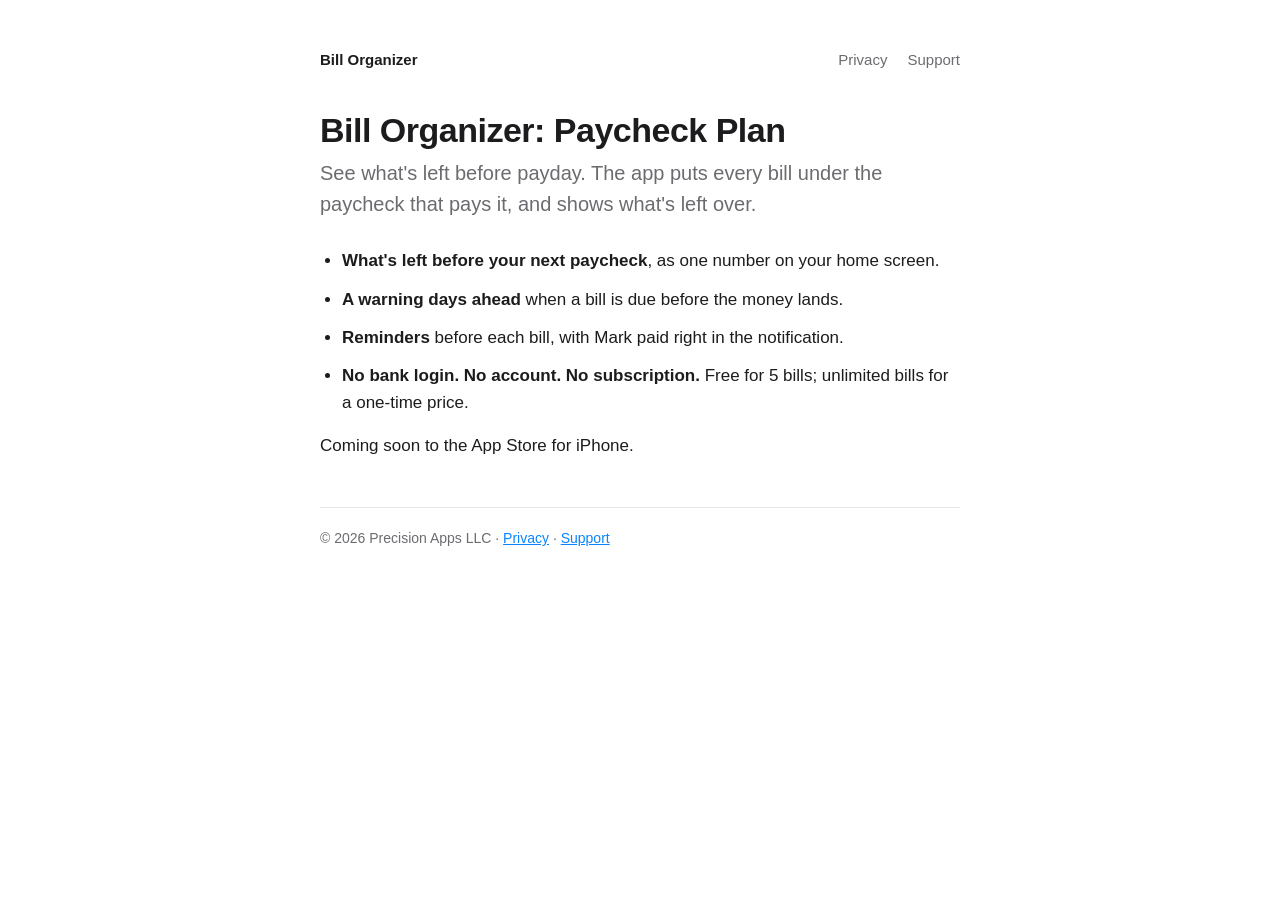
<file: index.html>
<!doctype html>
<html lang="en">
<head>
  <meta charset="utf-8">
  <meta name="viewport" content="width=device-width, initial-scale=1">
  <title>Bill Organizer: Paycheck Plan</title>
  <meta name="description" content="See what's left before payday. Every bill under the paycheck that pays it. No bank login, no account, pay once.">
  <link rel="stylesheet" href="style.css">
</head>
<body>
<main>
  <nav><a href="./">Bill Organizer</a><a href="privacy.html">Privacy</a><a href="support.html">Support</a></nav>

  <h1>Bill Organizer: Paycheck Plan</h1>
  <p class="lead">See what's left before payday. The app puts every bill under the paycheck that pays it, and shows what's left over.</p>

  <ul>
    <li><strong>What's left before your next paycheck</strong>, as one number on your home screen.</li>
    <li><strong>A warning days ahead</strong> when a bill is due before the money lands.</li>
    <li><strong>Reminders</strong> before each bill, with Mark paid right in the notification.</li>
    <li><strong>No bank login. No account. No subscription.</strong> Free for 5 bills; unlimited bills for a one-time price.</li>
  </ul>

  <p>Coming soon to the App Store for iPhone.</p>

  <footer>© 2026 Precision Apps LLC · <a href="privacy.html">Privacy</a> · <a href="support.html">Support</a></footer>
</main>
</body>
</html>
</file>
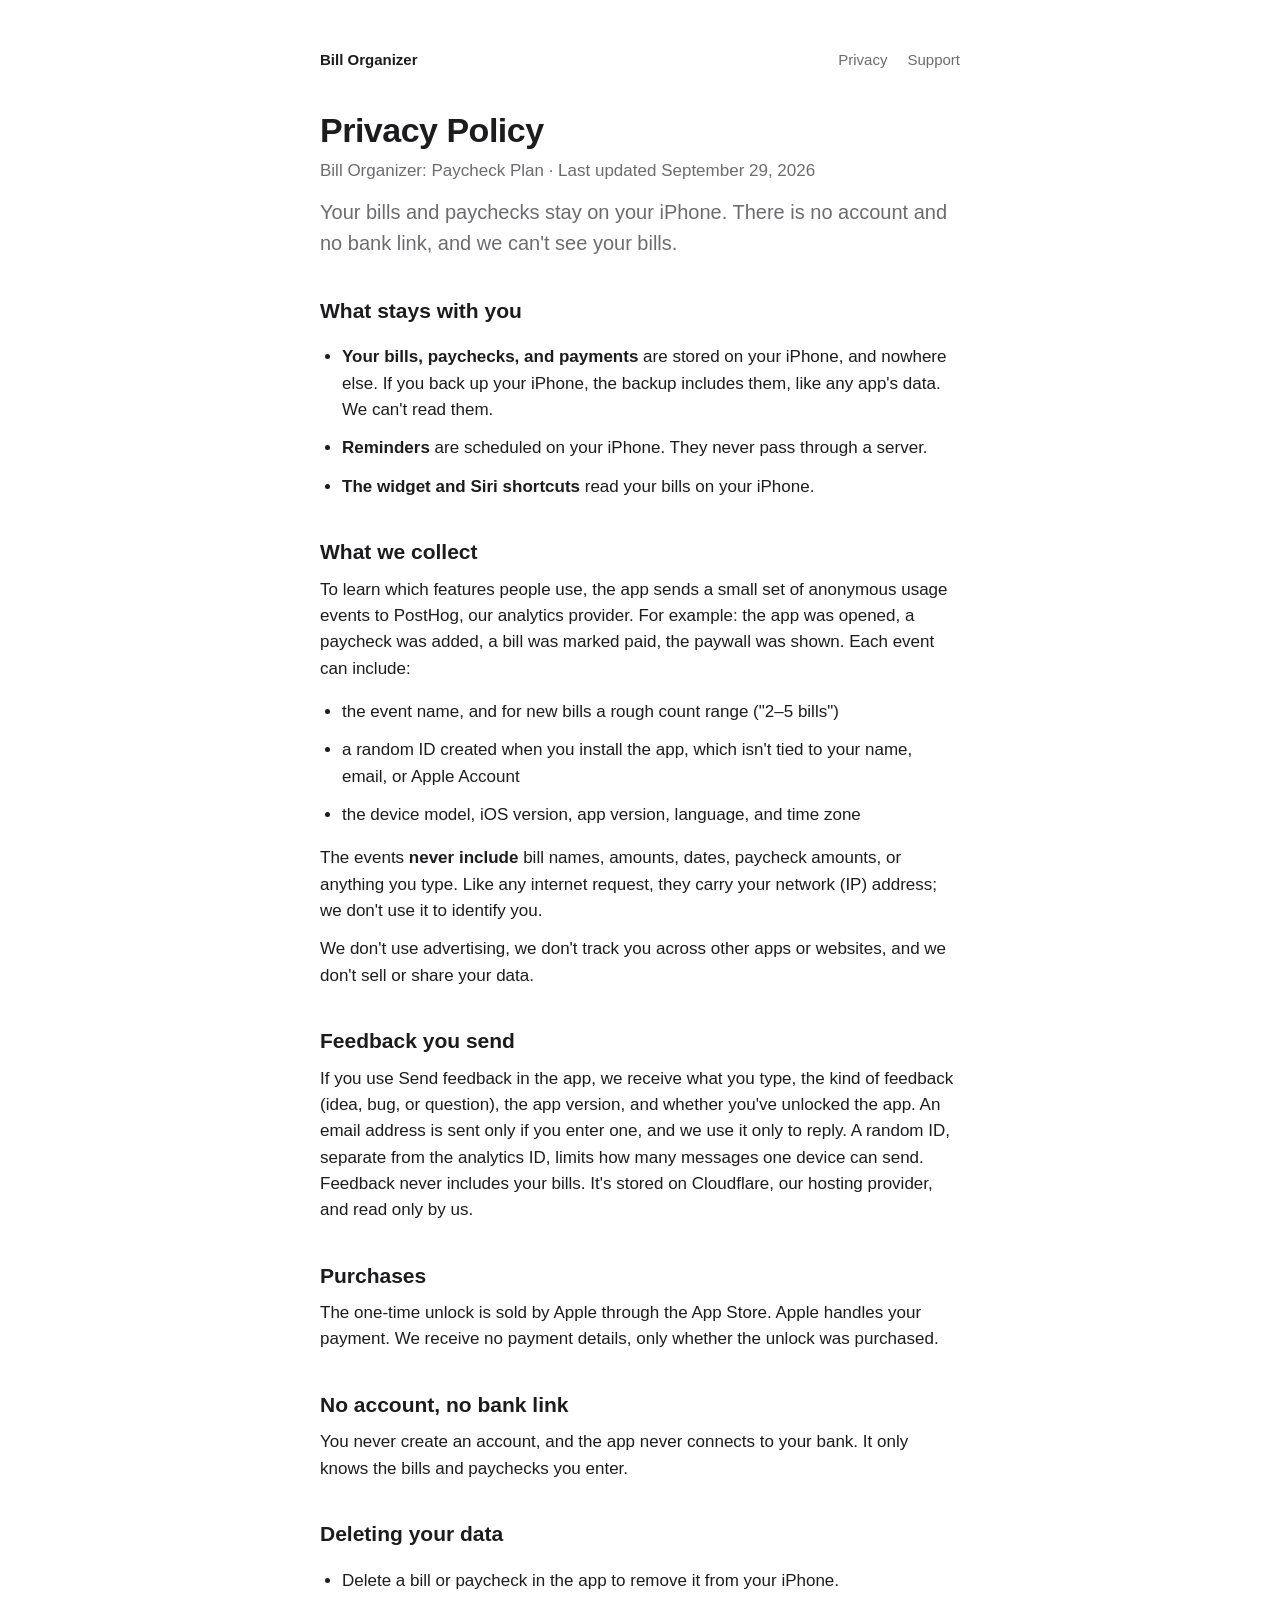
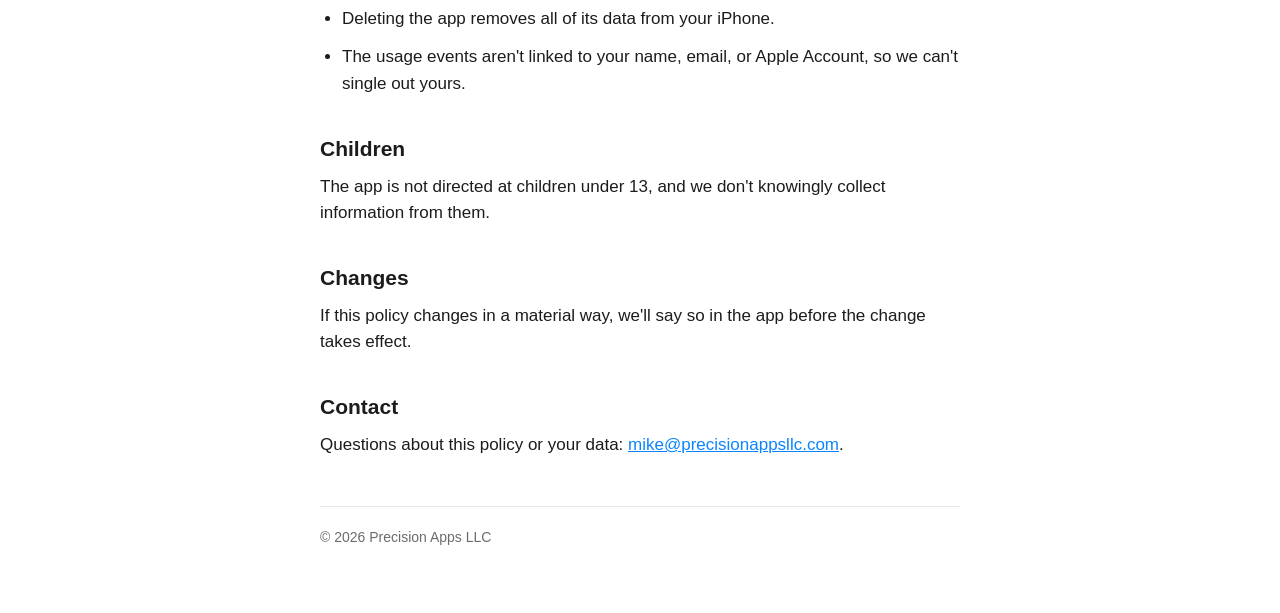
<file: privacy.html>
<!doctype html>
<html lang="en">
<head>
  <meta charset="utf-8">
  <meta name="viewport" content="width=device-width, initial-scale=1">
  <title>Privacy Policy — Bill Organizer: Paycheck Plan</title>
  <link rel="stylesheet" href="style.css">
</head>
<body>
<main>
  <nav><a href="./">Bill Organizer</a><a href="privacy.html">Privacy</a><a href="support.html">Support</a></nav>

  <h1>Privacy Policy</h1>
  <p class="muted">Bill Organizer: Paycheck Plan · Last updated September 29, 2026</p>

  <p class="lead">Your bills and paychecks stay on your iPhone. There is no account and no bank link, and we can't see your bills.</p>

  <h2>What stays with you</h2>
  <ul>
    <li><strong>Your bills, paychecks, and payments</strong> are stored on your iPhone, and nowhere else. If you back up your iPhone, the backup includes them, like any app's data. We can't read them.</li>
    <li><strong>Reminders</strong> are scheduled on your iPhone. They never pass through a server.</li>
    <li><strong>The widget and Siri shortcuts</strong> read your bills on your iPhone.</li>
  </ul>

  <h2>What we collect</h2>
  <p>To learn which features people use, the app sends a small set of anonymous usage events to PostHog, our analytics provider. For example: the app was opened, a paycheck was added, a bill was marked paid, the paywall was shown. Each event can include:</p>
  <ul>
    <li>the event name, and for new bills a rough count range ("2–5 bills")</li>
    <li>a random ID created when you install the app, which isn't tied to your name, email, or Apple Account</li>
    <li>the device model, iOS version, app version, language, and time zone</li>
  </ul>
  <p>The events <strong>never include</strong> bill names, amounts, dates, paycheck amounts, or anything you type. Like any internet request, they carry your network (IP) address; we don't use it to identify you.</p>
  <p>We don't use advertising, we don't track you across other apps or websites, and we don't sell or share your data.</p>

  <h2>Feedback you send</h2>
  <p>If you use Send feedback in the app, we receive what you type, the kind of feedback (idea, bug, or question), the app version, and whether you've unlocked the app. An email address is sent only if you enter one, and we use it only to reply. A random ID, separate from the analytics ID, limits how many messages one device can send. Feedback never includes your bills. It's stored on Cloudflare, our hosting provider, and read only by us.</p>

  <h2>Purchases</h2>
  <p>The one-time unlock is sold by Apple through the App Store. Apple handles your payment. We receive no payment details, only whether the unlock was purchased.</p>

  <h2>No account, no bank link</h2>
  <p>You never create an account, and the app never connects to your bank. It only knows the bills and paychecks you enter.</p>

  <h2>Deleting your data</h2>
  <ul>
    <li>Delete a bill or paycheck in the app to remove it from your iPhone.</li>
    <li>Deleting the app removes all of its data from your iPhone.</li>
    <li>The usage events aren't linked to your name, email, or Apple Account, so we can't single out yours.</li>
  </ul>

  <h2>Children</h2>
  <p>The app is not directed at children under 13, and we don't knowingly collect information from them.</p>

  <h2>Changes</h2>
  <p>If this policy changes in a material way, we'll say so in the app before the change takes effect.</p>

  <h2>Contact</h2>
  <p>Questions about this policy or your data: <a href="mailto:mike@precisionappsllc.com">mike@precisionappsllc.com</a>.</p>

  <footer>© 2026 Precision Apps LLC</footer>
</main>
</body>
</html>
</file>
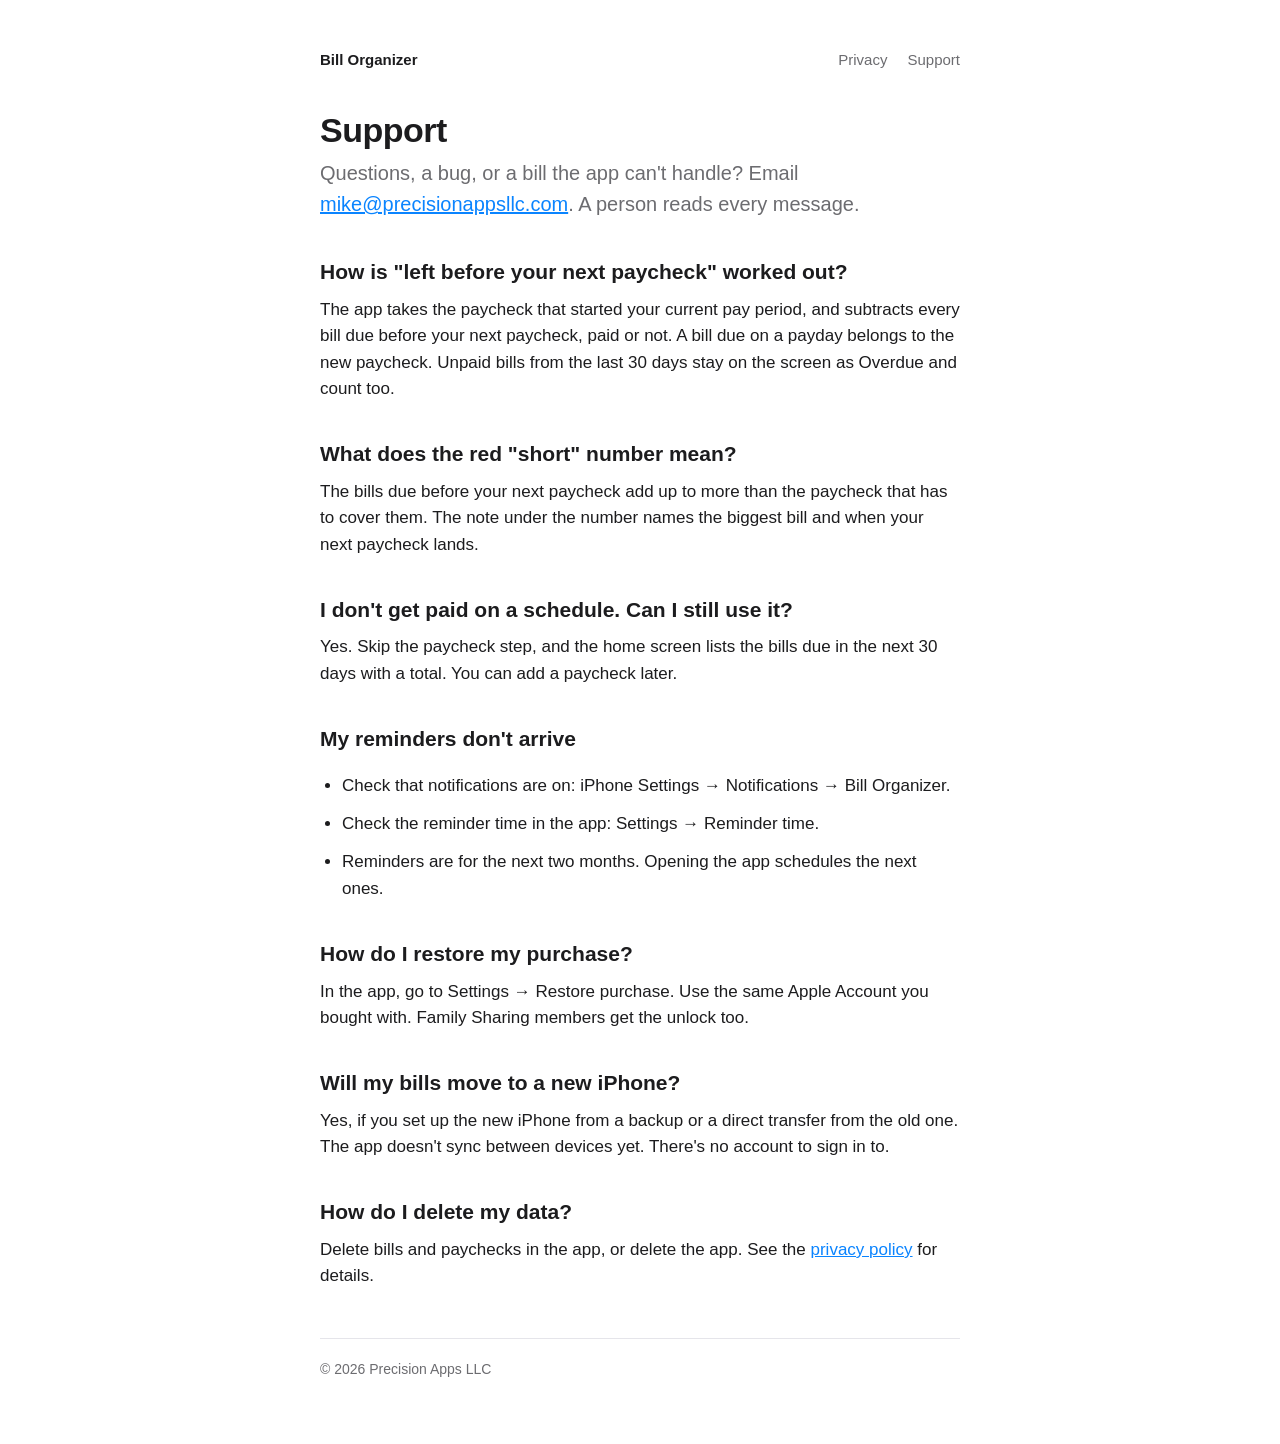
<file: support.html>
<!doctype html>
<html lang="en">
<head>
  <meta charset="utf-8">
  <meta name="viewport" content="width=device-width, initial-scale=1">
  <title>Support — Bill Organizer: Paycheck Plan</title>
  <link rel="stylesheet" href="style.css">
</head>
<body>
<main>
  <nav><a href="./">Bill Organizer</a><a href="privacy.html">Privacy</a><a href="support.html">Support</a></nav>

  <h1>Support</h1>
  <p class="lead">Questions, a bug, or a bill the app can't handle? Email <a href="mailto:mike@precisionappsllc.com">mike@precisionappsllc.com</a>. A person reads every message.</p>

  <h2>How is "left before your next paycheck" worked out?</h2>
  <p>The app takes the paycheck that started your current pay period, and subtracts every bill due before your next paycheck, paid or not. A bill due on a payday belongs to the new paycheck. Unpaid bills from the last 30 days stay on the screen as Overdue and count too.</p>

  <h2>What does the red "short" number mean?</h2>
  <p>The bills due before your next paycheck add up to more than the paycheck that has to cover them. The note under the number names the biggest bill and when your next paycheck lands.</p>

  <h2>I don't get paid on a schedule. Can I still use it?</h2>
  <p>Yes. Skip the paycheck step, and the home screen lists the bills due in the next 30 days with a total. You can add a paycheck later.</p>

  <h2>My reminders don't arrive</h2>
  <ul>
    <li>Check that notifications are on: iPhone Settings → Notifications → Bill Organizer.</li>
    <li>Check the reminder time in the app: Settings → Reminder time.</li>
    <li>Reminders are for the next two months. Opening the app schedules the next ones.</li>
  </ul>

  <h2>How do I restore my purchase?</h2>
  <p>In the app, go to Settings → Restore purchase. Use the same Apple Account you bought with. Family Sharing members get the unlock too.</p>

  <h2>Will my bills move to a new iPhone?</h2>
  <p>Yes, if you set up the new iPhone from a backup or a direct transfer from the old one. The app doesn't sync between devices yet. There's no account to sign in to.</p>

  <h2>How do I delete my data?</h2>
  <p>Delete bills and paychecks in the app, or delete the app. See the <a href="privacy.html">privacy policy</a> for details.</p>

  <footer>© 2026 Precision Apps LLC</footer>
</main>
</body>
</html>
</file>
<file: style.css>
:root {
  --bg: #ffffff;
  --text: #1c1c1e;
  --muted: #6c6c70;
  --line: #e5e5ea;
  --accent: #0a84ff;
}
@media (prefers-color-scheme: dark) {
  :root { --bg: #000000; --text: #f2f2f7; --muted: #98989f; --line: #2c2c2e; --accent: #409cff; }
}
* { box-sizing: border-box; }
body {
  margin: 0;
  background: var(--bg);
  color: var(--text);
  font: 17px/1.55 -apple-system, BlinkMacSystemFont, "SF Pro Text", "Helvetica Neue", sans-serif;
  -webkit-font-smoothing: antialiased;
}
main { max-width: 680px; margin: 0 auto; padding: 48px 20px 64px; }
nav { display: flex; gap: 20px; font-size: 15px; margin-bottom: 40px; }
nav a { color: var(--muted); text-decoration: none; }
nav a:first-child { color: var(--text); font-weight: 600; margin-right: auto; }
h1 { font-size: 34px; line-height: 1.15; letter-spacing: -0.5px; margin: 0 0 8px; }
h2 { font-size: 21px; margin: 36px 0 8px; }
p, li { margin: 0 0 12px; }
ul { padding-left: 22px; }
.muted { color: var(--muted); }
.lead { font-size: 20px; color: var(--muted); margin-bottom: 28px; }
a { color: var(--accent); }
footer { border-top: 1px solid var(--line); margin-top: 48px; padding-top: 20px; font-size: 14px; color: var(--muted); }
</file>
